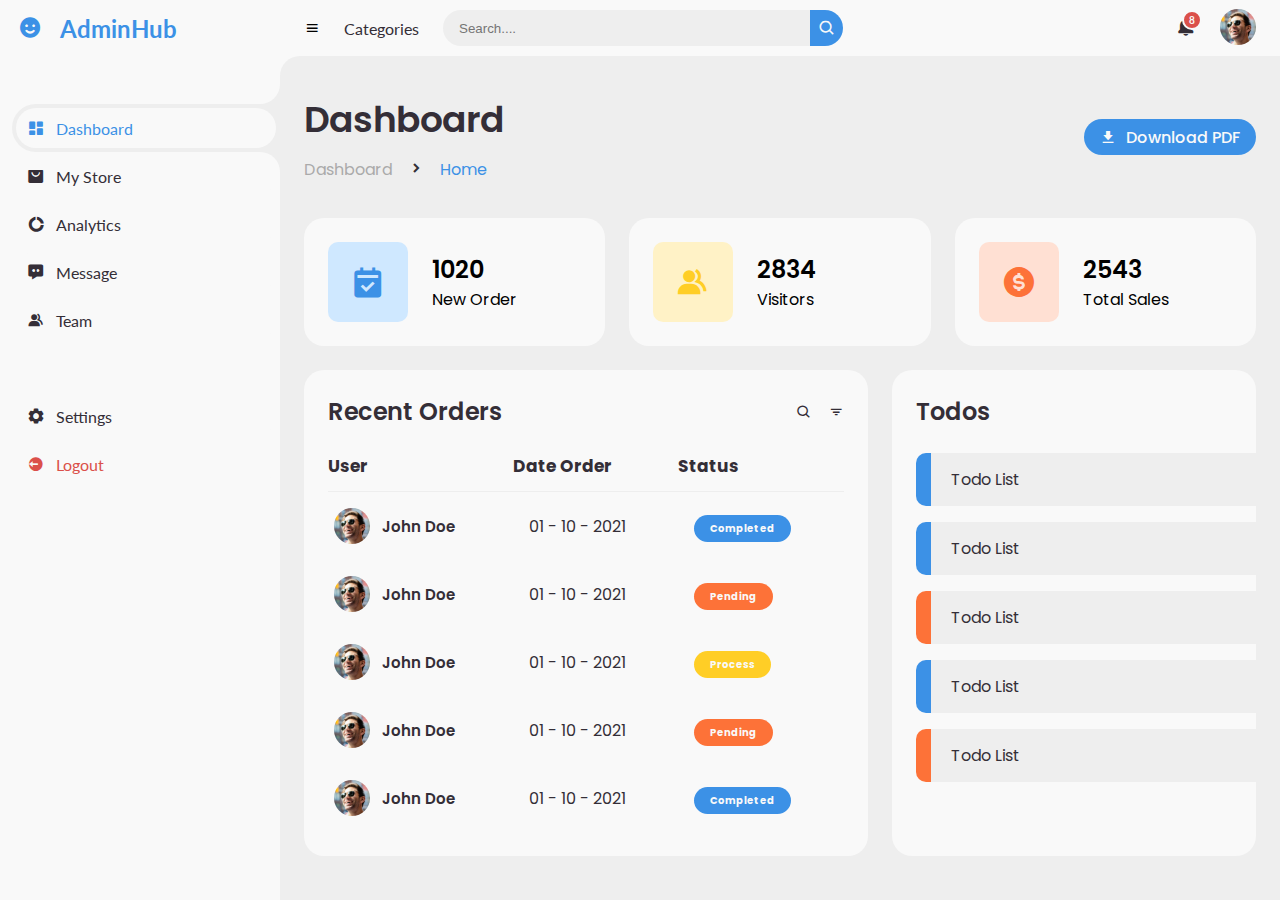
<file: sidebar/iindex.html>
<!DOCTYPE html>
<html lang="en">

<head>
    <meta charset="UTF-8">
    <meta name="viewport" content="width=device-width, initial-scale=1.0">
    <link rel="stylesheet" href="https://cdnjs.cloudflare.com/ajax/libs/font-awesome/4.7.0/css/font-awesome.min.css">
    <link rel="preconnect" href="https://fonts.googleapis.com">
    <link rel="preconnect" href="https://fonts.gstatic.com" crossorigin>
    <link
        href="https://fonts.googleapis.com/css2?family=Alegreya&family=Kaushan+Script&family=Lobster&family=New+Tegomin&family=Poppins&family=Ysabeau+Office:wght@500&family=Ysabeau+SC:wght@200;400&display=swap"
        rel="stylesheet">
    <link rel="stylesheet" href="https://cdn.jsdelivr.net/npm/swiper@10/swiper-bundle.min.css" />
    <link href='https://unpkg.com/boxicons@2.1.4/css/boxicons.min.css' rel='stylesheet'>
    <link rel="preconnect" href="https://fonts.googleapis.com">
    <link rel="preconnect" href="https://fonts.gstatic.com" crossorigin>
    <link href="https://fonts.googleapis.com/css2?family=Lato&display=swap" rel="stylesheet">
    <link rel="stylesheet" href="style.css">
    <title>Dashboard | Created by Rohi__developer !</title>
</head>

<body>


    <!-- Siderbar -->
    <section id="sidebar">
        <a href="#" class="brand">
            <i class='bx bxs-smile'></i>
            <span class="text">AdminHub</span>
        </a>
        <ul class="side-menu top">
            <li class="active">
                <a href="#">
                    <i class='bx bxs-dashboard'></i>
                    <span class="text">Dashboard</span>
                </a>
            </li>
            <li>
                <a href="#">
                    <i class='bx bxs-shopping-bag-alt'></i>
                    <span class="text">My Store</span>
                </a>
            </li>
            <li>
                <a href="#">
                    <i class='bx bxs-doughnut-chart'></i>
                    <span class="text">Analytics</span>
                </a>
            </li>
            <li>
                <a href="#">
                    <i class='bx bxs-message-dots'></i>
                    <span class="text">Message</span>
                </a>
            </li>
            <li>
                <a href="#">
                    <i class='bx bxs-group'></i>
                    <span class="text">Team</span>
                </a>
            </li>
        </ul>
        <ul class="side-menu">
            <li>
                <a href="#">
                    <i class='bx bxs-cog'></i>
                    <span class="text">Settings</span>
                </a>
            </li>
            <li>
                <a href="#" class="logout">
                    <i class='bx bxs-log-out-circle'></i>
                    <span class="text">Logout</span>
                </a>
            </li>
        </ul>
    </section>
    <!-- Sidebar -->

    <!-- Content -->
    <section id="content">
        <!-- Navbar -->
        <nav>
            <i class='bx bx-menu'></i>
            <a href="#" class="nav-link">Categories</a>
            <form action="#">
                <div class="form-input">
                    <input type="search" placeholder="Search....">
                    <button type="submit" class="search-btn"><i class='bx bx-search'></i></button>
                </div>
            </form>
            <a href="#" class="notification">
                <i class='bx bxs-bell'></i>
                <span class="num">8</span>
            </a>
            <a href="#" class="profile">
                <img src="logo.jpg">
            </a>
        </nav>
        <!-- Navbar -->

        <!-- Main -->
        <main>
            <div class="head-title">
                <div class="left">
                    <h1>Dashboard</h1>
                    <ul class="breadcrumb">
                        <li>
                            <a href="#">Dashboard</a>
                        </li>
                        <li><i class='bx bxs-chevron-right'></i></li>
                        <li>
                            <a href="#" class="active">Home</a>
                        </li>
                    </ul>
                </div>
                <a href="#" class="btn-download">
                    <i class='bx bxs-download'></i>
                    <span class="text">Download PDF</span>
                </a>
            </div>

            <ul class="box-info">
                <li>
                    <i class='bx bxs-calendar-check'></i>
                    <span class="text">
                        <h3>1020</h3>
                        <p>New Order</p>
                    </span>
                </li>
                <li>
                    <i class='bx bxs-group'></i>
                    <span class="text">
                        <h3>2834</h3>
                        <p>Visitors</p>
                    </span>
                </li>
                <li>
                    <i class='bx bxs-dollar-circle'></i>
                    <span class="text">
                        <h3>2543</h3>
                        <p>Total Sales</p>
                    </span>
                </li>
            </ul>



            <div class="table-data">
                <div class="order">
                    <div class="head">
                        <h3>Recent Orders</h3>
                        <i class='bx bx-search'></i>
                        <i class='bx bx-filter'></i>
                    </div>
                    <table>
                        <thead>
                            <tr>
                                <th>User</th>
                                <th>Date Order</th>
                                <th>Status</th>
                            </tr>
                        </thead>
                        <tbody>
                            <tr>
                                <td>
                                    <img src="logo.jpg">
                                    <p>John Doe</p>
                                </td>
                                <td>01 - 10 - 2021</td>
                                <td><span class="status completed">Completed</span></td>
                            </tr>
                            <tr>
                                <td>
                                    <img src="logo.jpg">
                                    <p>John Doe</p>
                                </td>
                                <td>01 - 10 - 2021</td>
                                <td><span class="status pending">Pending</span></td>
                            </tr>
                            <tr>
                                <td>
                                    <img src="logo.jpg">
                                    <p>John Doe</p>
                                </td>
                                <td>01 - 10 - 2021</td>
                                <td><span class="status process">Process</span></td>
                            </tr>
                            <tr>
                                <td>
                                    <img src="logo.jpg">
                                    <p>John Doe</p>
                                </td>
                                <td>01 - 10 - 2021</td>
                                <td><span class="status pending">Pending</span></td>
                            </tr>
                            <tr>
                                <td>
                                    <img src="logo.jpg">
                                    <p>John Doe</p>
                                </td>
                                <td>01 - 10 - 2021</td>
                                <td><span class="status completed">Completed</span></td>
                            </tr>
                        </tbody>
                    </table>
                </div>
                <div class="todo">
                    <div class="head">
                        <h3>Todos</h3>
                        <i class='bx bx-plus'></i>
                        <i class='bx bx-filter'></i>
                    </div>
                    <ul class="todo-list">
                        <li class="completed">
                            <p>Todo List</p>
                            <i class='bx bx-dots-vertical-rounded' ></i>
                        </li>
                        <li class="completed">
                            <p>Todo List</p>
                            <i class='bx bx-dots-vertical-rounded' ></i>
                        </li>
                        <li class="not-completed">
                            <p>Todo List</p>
                            <i class='bx bx-dots-vertical-rounded' ></i>
                        </li>
                        <li class="completed">
                            <p>Todo List</p>
                            <i class='bx bx-dots-vertical-rounded' ></i>
                        </li>
                        <li class="not-completed">
                            <p>Todo List</p>
                            <i class='bx bx-dots-vertical-rounded' ></i>
                        </li>
                    </ul>
                </div>
            </div>
        </main>
        <!-- Main -->
    </section>
    <!-- Content -->




    <script src="script.js"></script>
</body>

</html>
</file>
<file: sidebar/style.css>
* {
    margin: 0;
    padding: 0;
    box-sizing: border-box;
}

a {
    text-decoration: none;
}

li {
    list-style: none;
}

:root {
    --poppins: 'poppins', sans-serif;
    --lato: 'lato', sans-serif;

    --light: #f9f9f9;
    --blue: #3c91e6;
    --light-blue: #cfe8ff;
    --grey: #eee;
    --dark-grey: #aaaaaa;
    --dark: #342e37;
    --red: #db504a;
    --yellow: #ffce26;
    --light-yellow: #fff2c6;
    --orange: #fd7238;
    --light-orange: #ffe0d3;
}

html {
    overflow-x: hidden;
}

body {
    background: var(--grey);
    overflow-x: hidden;
}

/* Siderbar */
#sidebar {
    position: fixed;
    top: 0;
    left: 0;
    width: 280px;
    height: 100%;
    background: var(--light);
    z-index: 1000;
    font-family: var(--lato);
    overflow-x: hidden;
    transition: .3s ease;
}

#sidebar.hide {
    width: 60px;
}

#sidebar .brand {
    font-size: 24px;
    font-weight: 700;
    height: 56px;
    display: flex;
    align-items: center;
    color: var(--blue);
}

#sidebar .brand .bx {
    min-width: 60px;
    display: flex;
    justify-content: center;
}

#sidebar .side-menu {
    width: 100%;
    margin-top: 48px;
}

#sidebar .side-menu li {
    height: 48px;
    background: transparent;
    margin-left: 12px;
    border-radius: 48px 0 0 48px;
    padding: 4px;
}

#sidebar .side-menu li.active {
    background: var(--grey);
    position: relative;
}

#sidebar .side-menu li.active::before {
    content: '';
    position: absolute;
    width: 40px;
    height: 40px;
    border-radius: 50%;
    top: -40px;
    right: 0;
    box-shadow: 20px 20px 0 var(--grey);
    z-index: -1;
}

#sidebar .side-menu li.active::after {
    content: '';
    position: absolute;
    width: 40px;
    height: 40px;
    border-radius: 50%;
    bottom: -40px;
    right: 0;
    box-shadow: 20px -20px 0 var(--grey);
    z-index: -1;
}

#sidebar .side-menu li a {
    width: 100%;
    height: 100%;
    background: var(--light);
    display: flex;
    align-items: center;
    border-radius: 48px;
    font-size: 16px;
    color: var(--dark);
    white-space: nowrap;
    overflow-x: hidden;
}

#sidebar .side-menu li.active a {
    color: var(--blue);
}

#sidebar.hide .side-menu li a {
    width: calc(48px -(4px * 2));
    transition: width .3s ease;
}

#sidebar .side-menu li a.logout {
    color: var(--red);
}

#sidebar .side-menu.top li a:hover {
    color: var(--blue);
}

#sidebar .side-menu li a .bx {
    min-width: calc(60px - ((4px + 6px) * 2));
    display: flex;
    align-items: center;
    justify-content: center;
    font-size: 18px;
}

/* Siderbar */


/* Content */

#content {
    position: relative;
    width: calc(100% - 280px);
    left: 280px;
    transition: .3s ease;
}

#sidebar.hide~#content {
    width: calc(100% - 60px);
    left: 60px;
}

/* Navbar */
#content nav {
    height: 56px;
    background: var(--light);
    padding: 0 24px;
    display: flex;
    align-items: center;
    grid-gap: 24px;
    font-family: var(--lato);
    position: sticky;
    top: 0;
    left: 0;
    z-index: 1000;
}


#content nav::before {
    content: '';
    position: absolute;
    width: 40px;
    height: 40px;
    bottom: -40px;
    left: 0;
    border-radius: 50%;
    box-shadow: -20px -20px 0 var(--light);
}

#content nav a {
    color: var(--dark);
}

#content nav .bx.bx-menu {
    cursor: pointer !important;
    transition: .3s ease;
}

#content nav .nav-link {
    font-size: 16px;
    transition: .3s ease;
}

#content nav .nav-link:hover {
    color: var(--blue);
}

#content nav form {
    max-width: 400px;
    width: 100%;
    margin-right: auto;
}

#content nav form .form-input {
    display: flex;
    align-items: center;
    height: 36px;
}

#content nav form .form-input input {
    flex-grow: 1;
    padding: 0 16px;
    height: 100%;
    border: none;
    background: var(--grey);
    border-radius: 36px 0 0 36px;
    outline: none;
    width: 100%;
}

#content nav form .form-input button {
    width: 36px;
    height: 100%;
    display: flex;
    justify-content: center;
    align-items: center;
    background: var(--blue);
    color: var(--light);
    font-size: 18px;
    border: none;
    outline: none;
    border-radius: 0 36px 36px 0;
    cursor: pointer;
}


#content nav .notification {
    font-size: 20px;
    position: relative;
}

#content nav .notification .num {
    position: absolute;
    top: -6px;
    right: -6px;
    width: 20px;
    height: 20px;
    border-radius: 50%;
    border: 2px solid var(--light);
    background: var(--red);
    color: var(--light);
    font-weight: 700;
    font-size: 10px;
    display: flex;
    justify-content: center;
    align-items: center;
}


#content nav .profile img {
    width: 36px;
    height: 36px;
    object-fit: cover;
    border-radius: 50%;
}

/* Navbar */

/* Main */

#content main {
    width: 100%;
    padding: 36px 24px;
    font-family: var(--poppins);
    max-height: calc(100vh - 56px);
    overflow-y: auto;
}

#content main .head-title {
    display: flex;
    align-items: center;
    justify-content: space-between;
    grid-gap: 16px;
    flex-wrap: wrap;
}

#content main .head-title .left h1 {
    font-size: 36px;
    font-weight: 600;
    margin-bottom: 10px;
    color: var(--dark);
}

#content main .head-title .left .breadcrumb {
    display: flex;
    align-items: center;
    grid-gap: 16px;
}

#content main .head-title .left .breadcrumb li {
    color: var(--dark);
}

#content main .head-title .left .breadcrumb li a {
    color: var(--dark-grey);
    pointer-events: none;
}

#content main .head-title .left .breadcrumb li a.active {
    color: var(--blue);
    pointer-events: unset;
}

#content main .head-title .btn-download {
    height: 36px;
    padding: 0 16px;
    border-radius: 36px;
    background: var(--blue);
    color: var(--light);
    display: flex;
    justify-content: center;
    align-items: center;
    grid-gap: 10px;
    font-weight: 500;
}

#content main .box-info {
    display: grid;
    grid-template-columns: repeat(auto-fit, minmax(240px, 1fr));
    grid-gap: 24px;
    margin-top: 36px;
}

#content main .box-info li {
    padding: 24px;
    background: var(--light);
    border-radius: 20px;
    display: flex;
    align-items: center;
    grid-gap: 24px;
}

#content main .box-info li .bx {
    width: 80px;
    height: 80px;
    border-radius: 10px;
    background: var(--grey);
    font-size: 36px;
    display: flex;
    justify-content: center;
    align-items: center;
}

#content main .box-info li:nth-child(1) .bx {
    background: var(--light-blue);
    color: var(--blue);
}

#content main .box-info li:nth-child(2) .bx {
    background: var(--light-yellow);
    color: var(--yellow);
}

#content main .box-info li:nth-child(3) .bx {
    background: var(--light-orange);
    color: var(--orange);
}

#content main .box-info li .text h3 {
    font-size: 24px;
    font-weight: 600;
}







#content main .box-info li .text h3 {
    font-size: 24px;
    font-weight: 600;
}

#content main .table-data {
    display: flex;
    flex-wrap: wrap;
    grid-gap: 24px;
    margin-top: 24px;
    width: 100%;
    color: var(--dark);
}

#content main .table-data > div {
    border-radius: 20px;
    background: var(--light);
    padding: 24px;
    overflow-x: auto;
}

#content main .table-data .head {
    display: flex;
    align-items: center;
    grid-gap: 16px;
    margin-bottom: 24px;
    min-width: 420px;
}

#content main .table-data .head .bx {
    cursor: pointer;
}

#content main .table-data .head h3 {
    margin-right: auto;
    font-size: 24px;
    font-weight: 600;
}

#content main .table-data .order {
    flex-grow: 1;
    flex-basis: 500px;
}

#content main .table-data .order table {
    width: 100%;
    border-collapse: collapse;
    min-width: 420px;
}

#content main .table-data .order table th {
    padding-bottom: 12px;
    font-size: 17px;
    color: var(--dark);
    text-align: start;
    border-bottom: 1px solid var(--grey);
}

#content main .table-data .order table td {
    padding: 16px;
}

#content main .table-data .order table tr td:first-child {
    display: flex;
    align-items: center;
    grid-gap: 12px;
    padding-left: 6px;
}

#content main .table-data .order table td img {
    width: 36px;
    height: 36px;
    border-radius: 50%;
    object-fit: cover;
}

#content main .table-data .order table tbody tr td p {
    font-size: 15px;
    font-weight: 600;
}

#content main .table-data .order table tbody tr:hover {
    background: var(--grey);
}

#content main .table-data .order table tr td .status {
    font-size: 10px;
    padding: 6px 16px;
    color: var(--light);
    border-radius: 20px;
    font-weight: 700;
}

#content main .table-data .order table tr td .status.completed {
    background: var(--blue);
}

#content main .table-data .order table tr td .status.process {
    background: var(--yellow);
}

#content main .table-data .order table tr td .status.pending     {
    background: var(--orange);
}

#content main .table-data .todo {
    flex-grow: 1;
    flex-basis: 300px;
}

#content main .table-data .todo .todo-list {
    width: 100%;
    min-width: 420px;
}

#content main .table-data .todo .todo-list li {
    width: 100%;
    margin-bottom: 16px;
    background: var(--grey);
    border-radius: 10px;
    padding: 14px 20px;
    display: flex;
    justify-content: space-between;
    align-items: center;
    border-left: 15px solid;
}

#content main .table-data .todo .todo-list li .bx {
    cursor: pointer;
}

#content main .table-data .todo .todo-list li.completed {
    border-left: 15px solid var(--blue);
}

#content main .table-data .todo .todo-list li.not-completed {
    border-left: 15px solid var(--orange);
}

#content main .table-data .todo .todo-list li:last-child {
    margin-bottom: 0;
}

/* Main */
/* Content */







@media screen and (max-width: 768px) {
    #sidebar {
        width: 200px;
    }

    #content {
        width: calc(100% - 60px);
        position: relative;
        left: 200px;
    }

    #content nav .nav-link {
        display: none;
    }
}


@media screen and (max-width: 576px) {

    #content nav form .form-input input {
        display: none;
    }

    #content nav form .form-input button {
        width: auto;
        height: auto;
        background: transparent;
        border-radius: none;
        color: var(--dark);
    }

    #content nav form.show .form-input input {
        display: block;
        width: 100%;
    }

    #content nav form.show .form-input button {
        width: 36px;
        height: 100%;
        border-radius: 0 36px 36px 0;
        color: var(--light);
        background: var(--red);
    }

    #content nav form.show~.notification,
    #content nav form.show~.profile {
        display: none;
    }

    #content main .box-info {
        grid-template-columns: 1fr;
    }
}
</file>
